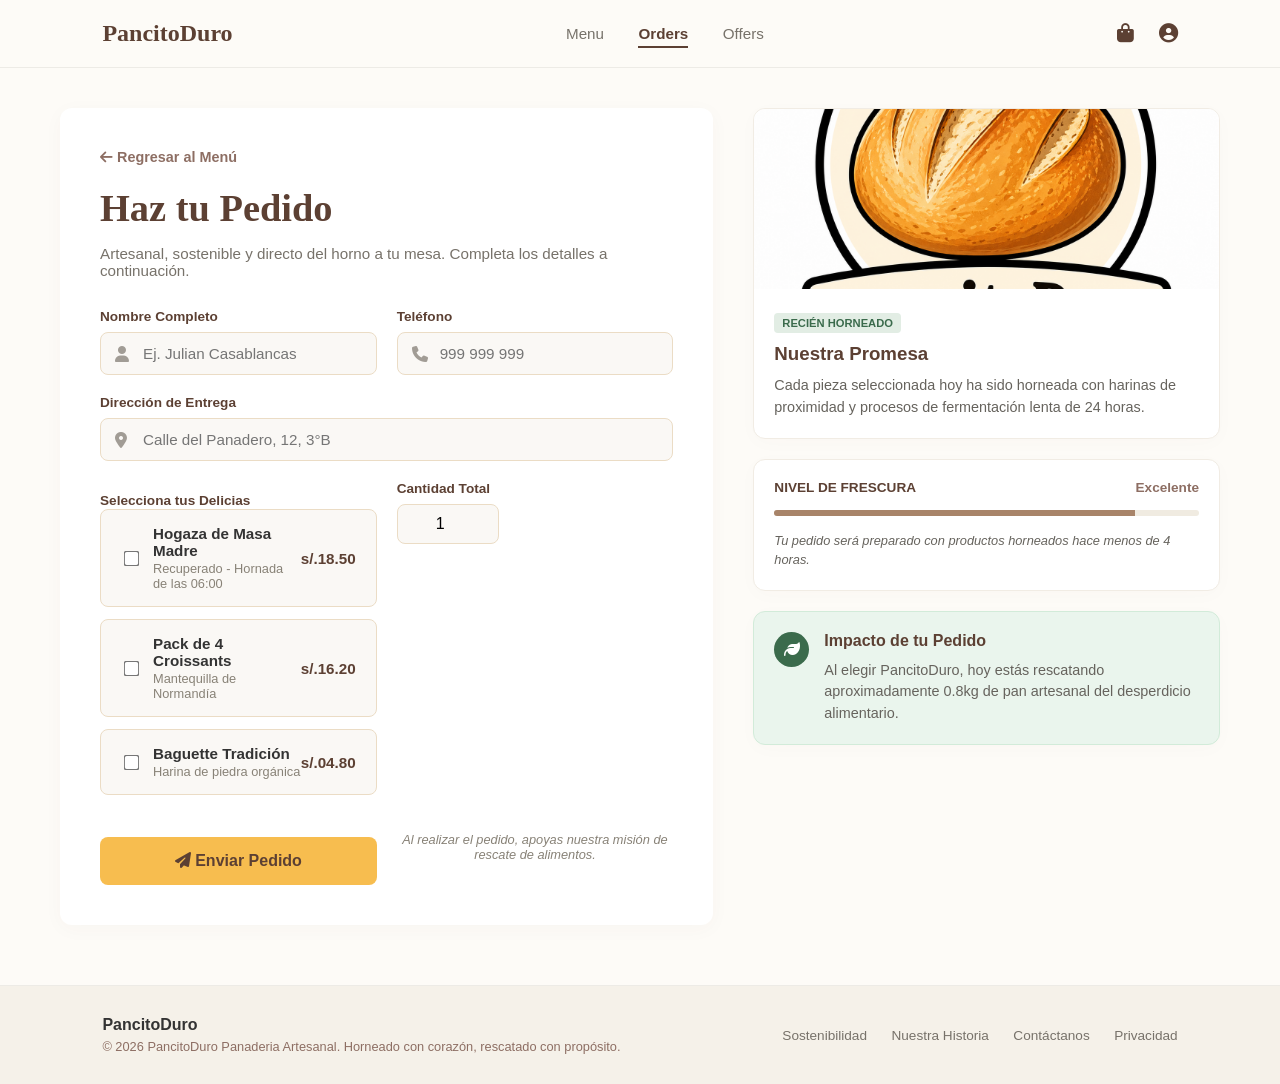
<file: form_pedido.html>
<!DOCTYPE html>
<html lang="es">
<head>
    <meta charset="UTF-8">
    <meta name="viewport" content="width=device-width, initial-scale=1.0">
    <title>Haz tu Pedido - PancitoDuro</title>
    <link rel="stylesheet" href="https://cdnjs.cloudflare.com/ajax/libs/font-awesome/6.5.1/css/all.min.css">
    <link rel="stylesheet" href="form_pedido.css">
</head>
<body class="pedido-body">

    <nav class="navbar">
        <div class="nav-logo">PancitoDuro</div>
        <div class="nav-links">
            <a href="index.html">Menu</a>
            <a href="pedidos.html" class="active">Orders</a>
            <a href="ofertas.html">Offers</a>
        </div>
        <div class="nav-icons">
            <i class="fa-solid fa-shopping-bag"></i>
            <i class="fa-solid fa-user-circle"></i>
        </div>
    </nav>

    <main class="main-layout">
        
        <section class="form-section">
            <a href="menu.html" class="back-link"><i class="fa-solid fa-arrow-left"></i> Regresar al Menú</a>
            <h2 class="main-title">Haz tu Pedido</h2>
            <p class="subtitle">Artesanal, sostenible y directo del horno a tu mesa. Completa los detalles a continuación.</p>

            <form action="pedidos.html" method="POST" class="grid-form">
                
                <div class="input-field">
                    <label for="nombre">Nombre Completo</label> 
                    <div class="input-group">
                        <i class="fa-solid fa-user icon"></i>
                        <input type="text" id="nombre" name="nombre" placeholder="Ej. Julian Casablancas" required>
                    </div>
                </div>

                <div class="input-field">
                    <label for="telefono">Teléfono</label> 
                    <div class="input-group">
                        <i class="fa-solid fa-phone icon"></i>
                        <input type="text" id="telefono" name="telefono" placeholder="999 999 999" required>
                    </div>
                </div>

                <div class="input-field full-width">
                    <label for="direccion">Dirección de Entrega</label> 
                    <div class="input-group">
                        <i class="fa-solid fa-location-dot icon"></i>
                        <input type="text" id="direccion" name="direccion" placeholder="Calle del Panadero, 12, 3°B" required>
                    </div>
                </div>

                <div class="delicias-section full-width">
                    <span class="section-label">Selecciona tus Delicias</span> 
                    
                    <div class="checkbox-card">
                        <input type="checkbox" id="plato1" name="platos" value="Hogaza de Masa Madre">
                        <label for="plato1">
                            <span class="plato-name">Hogaza de Masa Madre</span>
                            <span class="plato-desc">Recuperado - Hornada de las 06:00</span>
                        </label>
                        <span class="plato-price">s/.18.50</span>
                    </div>

                    <div class="checkbox-card">
                        <input type="checkbox" id="plato2" name="platos" value="Pack de 4 Croissants">
                        <label for="plato2">
                            <span class="plato-name">Pack de 4 Croissants</span>
                            <span class="plato-desc">Mantequilla de Normandía</span>
                        </label>
                        <span class="plato-price">s/.16.20</span>
                    </div>

                    <div class="checkbox-card">
                        <input type="checkbox" id="plato3" name="platos" value="Baguette Tradición">
                        <label for="plato3">
                            <span class="plato-name">Baguette Tradición</span>
                            <span class="plato-desc">Harina de piedra orgánica</span>
                        </label>
                        <span class="plato-price">s/.04.80</span>
                    </div>
                </div>

                <div class="input-field">
                    <label for="cantidad">Cantidad Total</label> 
                    <div class="quantity-counter">
                        <input type="number" id="cantidad" name="cantidad" value="1" min="1" required>
                    </div>
                </div>

                <button type="submit" class="submit-btn full-width"> 
                    <i class="fa-solid fa-paper-plane"></i> Enviar Pedido
                </button>
                
                <p class="form-footer-text full-width">Al realizar el pedido, apoyas nuestra misión de rescate de alimentos.</p> 
            </form>
        </section>

        <aside class="info-sidebar">
            <div class="card card-promo">
                <img src="resources/image/logo.png" alt="Pan Horneado" class="card-img">
                <div class="card-body">
                    <span class="badge">RECIÉN HORNEADO</span>
                    <h3>Nuestra Promesa</h3>
                    <p>Cada pieza seleccionada hoy ha sido horneada con harinas de proximidad y procesos de fermentación lenta de 24 horas.</p>
                </div>
            </div>

            <div class="card card-status">
                <div class="status-header">
                    <span>NIVEL DE FRESCURA</span>
                    <span class="status-highlight">Excelente</span>
                </div>
                <div class="progress-bar">
                    <div class="progress-fill"></div>
                </div>
                <p class="status-desc">Tu pedido será preparado con productos horneados hace menos de 4 horas.</p>
            </div>

            <div class="card card-impact">
                <div class="impact-content">
                    <div class="impact-icon"><i class="fa-solid fa-leaf"></i></div>
                    <div class="impact-text">
                        <h4>Impacto de tu Pedido</h4>
                        <p>Al elegir PancitoDuro, hoy estás rescatando aproximadamente 0.8kg de pan artesanal del desperdicio alimentario.</p> 
                    </div>
                </div>
            </div>
        </aside>

    </main>

    <footer class="footer-site">
        <div class="footer-brand">
            <strong>PancitoDuro</strong>
            <p>© 2026 PancitoDuro Panaderia Artesanal. Horneado con corazón, rescatado con propósito.</p>
        </div>
        <div class="footer-links">
            <a href="#">Sostenibilidad</a>
            <a href="#">Nuestra Historia</a>
            <a href="#">Contáctanos</a>
            <a href="#">Privacidad</a>
        </div>
    </footer>
    <script src="form_pedido.js"></script>
</body>
</html>
</file>
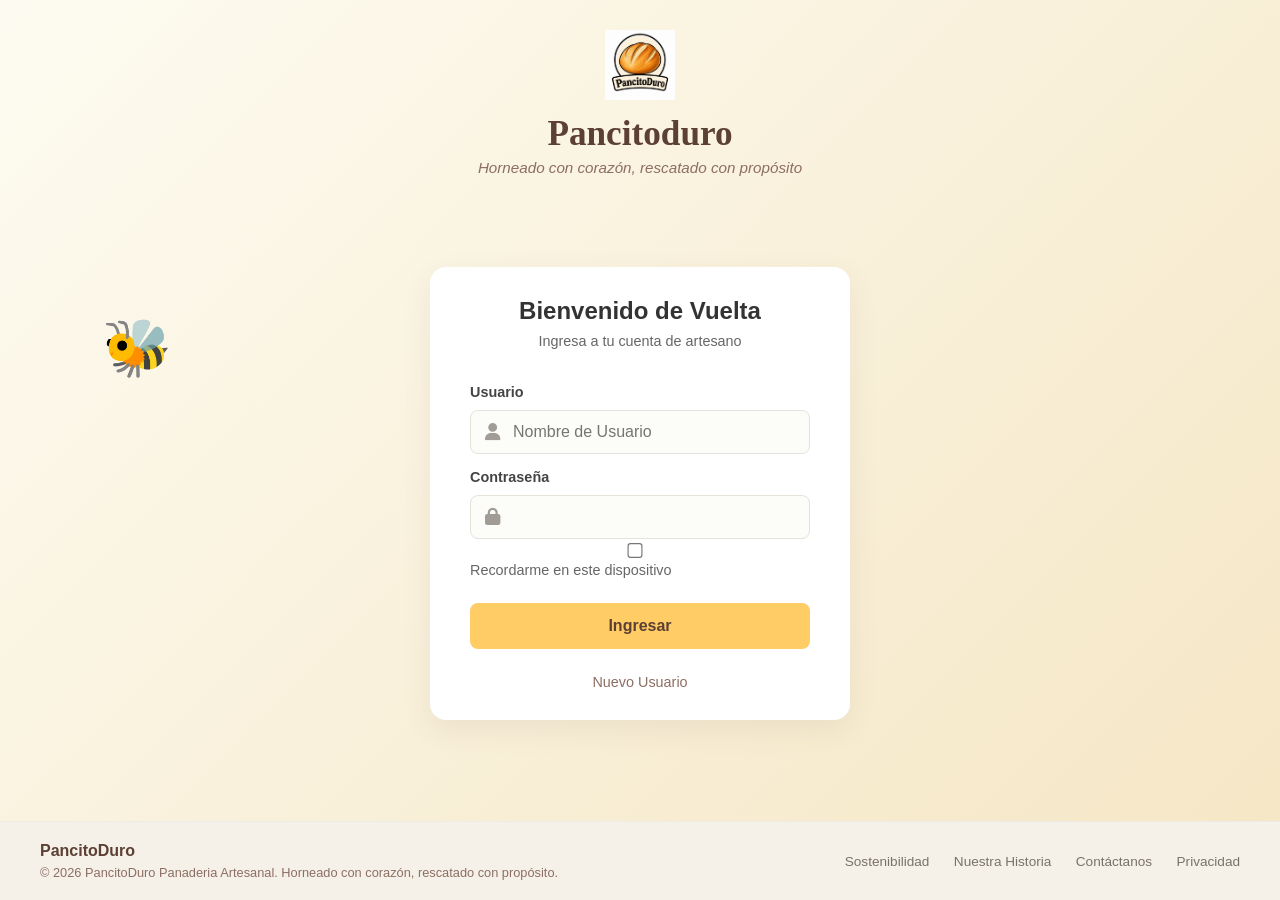
<file: login.html>
<!doctype html>
<html lans="es">

<head>
  <meta charset="UTF-8" />
  <title>Inico</title>
  <link rel="stylesheet" href="login.css">
  <link rel="stylesheet" href="https://cdnjs.cloudflare.com/ajax/libs/font-awesome/6.5.1/css/all.min.css">
</head>

<body class="login-body">
  <span class="abeja-animada">🐝</span>
  <header>
    <img src="resources/image/logo.png" alt="logo">
    <h1>Pancitoduro</h1>
    <p class="linetag">Horneado con corazón, rescatado con propósito</p>
  </header>
  <div class="form-container">
    <h3>Bienvenido de Vuelta</h3>
    <p>Ingresa a tu cuenta de artesano</p>

    <form action="index.html" method="post">
      <label for="Usuario">Usuario</label>
      <div class="input-group">
        <i class="fa-solid fa-user icon"></i>
        <input type="text" id="Usuario" name="Usuario" placeholder="Nombre de Usuario" required />
      </div>

      <label for="Contraseña">Contraseña</label>
      <div class="input-group">
        <i class="fa-solid fa-lock icon"></i>
        <input type="password" id="Contraseña" name="Contraseña" required />
      </div>

      <input type="checkbox" id="mensaje" name="mensaje" />
      <label> Recordarme en este dispositivo</label>

      <button type="submit">Ingresar</button>

      <a href="registrar.html">Nuevo Usuario</a>
    </form>
  </div>
  <footer class="footer-site">
    <div class="footer-brand">
      <strong>PancitoDuro</strong>
      <p>© 2026 PancitoDuro Panaderia Artesanal. Horneado con corazón, rescatado con propósito.</p>
    </div>
    <div class="footer-links">
      <a href="#">Sostenibilidad</a>
      <a href="#">Nuestra Historia</a>
      <a href="#">Contáctanos</a>
      <a href="#">Privacidad</a>
    </div>
  </footer>
  <script src="login.js"></script>
</body>

</html>
</file>
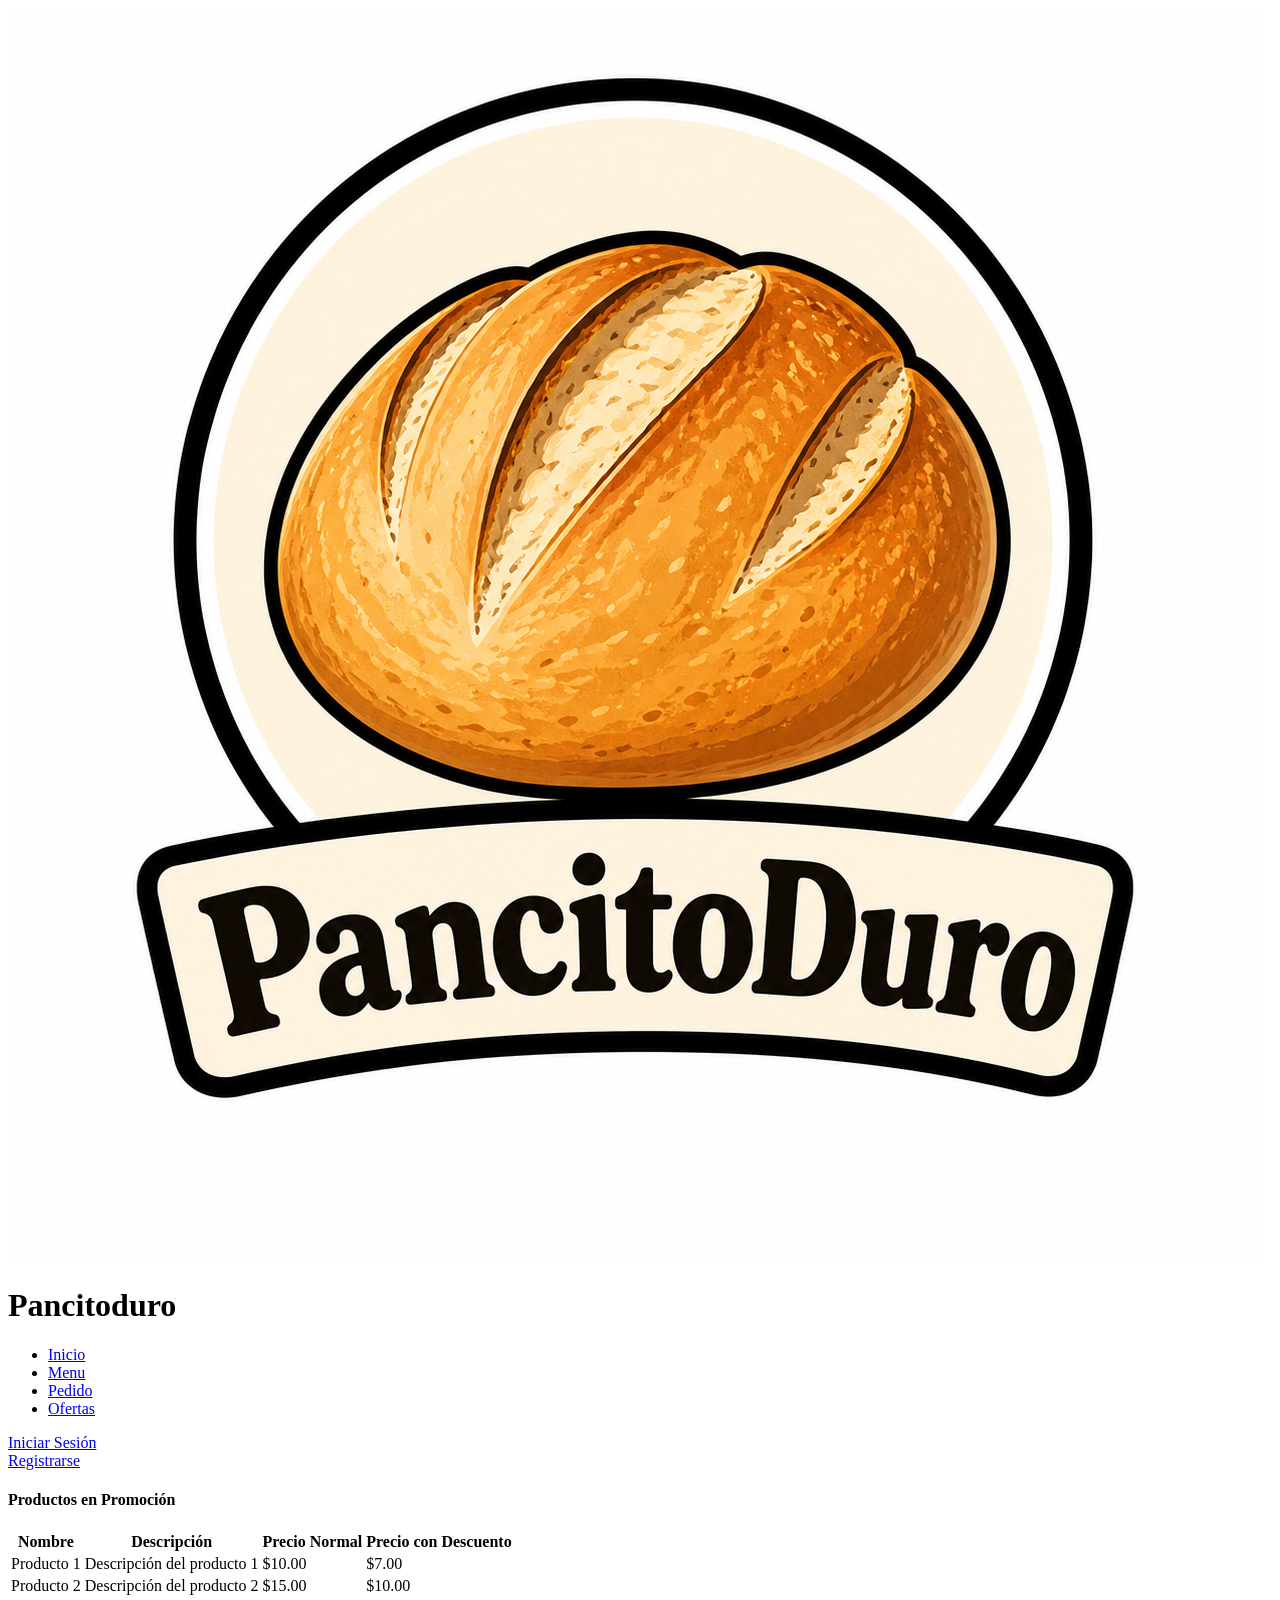
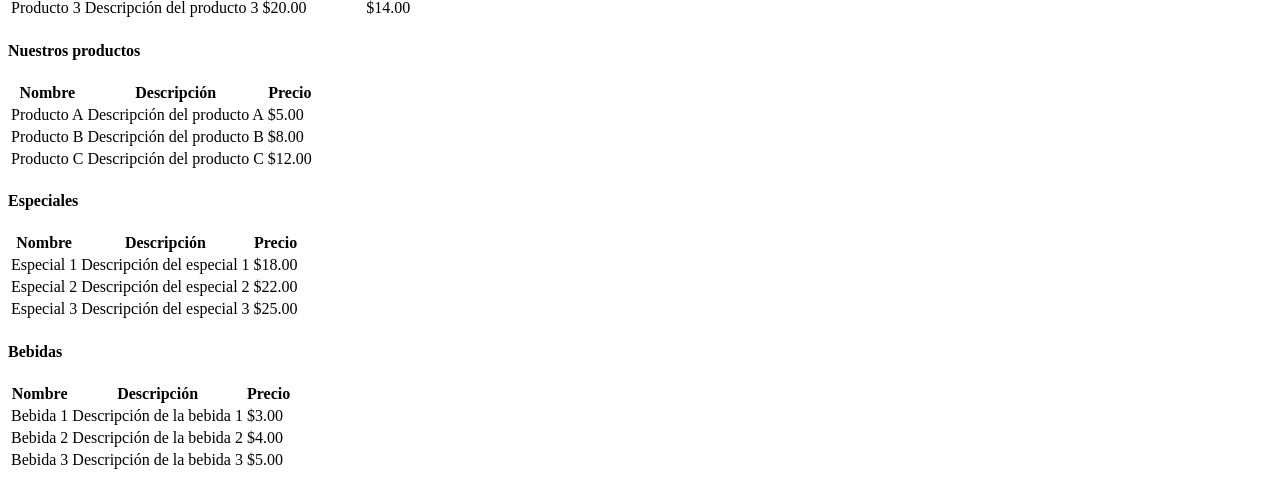
<file: menu.html>
<!DOCTYPE html>
<html lang="en">
<head>
    <meta charset="UTF-8">
    <meta name="viewport" content="width=device-width, initial-scale=1.0">
    <title>Document</title>
</head>
<body>
    <header>
        <img src="resources/image/logo.png" alt="logo">
        <h1>Pancitoduro</h1>
        <nav>
            <ul>
                <li><a href="index.html">Inicio</a></li>
                <li><a href="menu.html">Menu</a></li>
                <li><a href="pedido.html">Pedido</a></li>
                <li><a href="ofertas.html">Ofertas</a></li>
            </ul>
        </nav>
        <div class="btnLogin"><a href="inicio-sesion.html">Iniciar Sesión</a></div>
        <div class="btnRegister"><a href="registro.html">Registrarse</a></div>
    </header>
    <main>
        <section class="promociones">
            <h4>Productos en Promoción</h4>
            <table>
                <tr>
                    <th>Nombre</th>
                    <th>Descripción</th>
                    <th>Precio Normal</th>
                    <th>Precio con Descuento</th>
                </tr>
                <tr>
                    <td>Producto 1</td>
                    <td>Descripción del producto 1</td>
                    <td>$10.00</td>
                    <td>$7.00</td>
                </tr>
                <tr>
                    <td>Producto 2</td>
                    <td>Descripción del producto 2</td>
                    <td>$15.00</td>
                    <td>$10.00</td>
                </tr>
                <tr>
                    <td>Producto 3</td>
                    <td>Descripción del producto 3</td>
                    <td>$20.00</td>
                    <td>$14.00</td>
                </tr>
            </table>   

        </section>
        <section class="productos">
            <h4>Nuestros productos</h4>
            <table>
                <tr>
                    <th>Nombre</th>
                    <th>Descripción</th>
                    <th>Precio</th>
                </tr>
                <tr>
                    <td>Producto A</td>
                    <td>Descripción del producto A</td>
                    <td>$5.00</td>
                </tr>
                <tr>
                    <td>Producto B</td>
                    <td>Descripción del producto B</td>
                    <td>$8.00</td>
                </tr>
                <tr>
                    <td>Producto C</td>
                    <td>Descripción del producto C</td>
                    <td>$12.00</td>
                </tr>
            </table>

        </section>
        <section class="especiales">
            <h4>Especiales</h4>
            <table>
                <tr>
                    <th>Nombre</th>
                    <th>Descripción</th>
                    <th>Precio</th>
                </tr>
                <tr>
                    <td>Especial 1</td>
                    <td>Descripción del especial 1</td>
                    <td>$18.00</td>
                </tr>
                <tr>
                    <td>Especial 2</td>
                    <td>Descripción del especial 2</td>
                    <td>$22.00</td>
                </tr>
                <tr>
                    <td>Especial 3</td>
                    <td>Descripción del especial 3</td>
                    <td>$25.00</td>
                </tr>
            </table>

        </section>
        <section class="bebidas">
            <h4>Bebidas</h4> 
            <table>
                <tr>
                    <th>Nombre</th>
                    <th>Descripción</th>
                    <th>Precio</th>
                </tr>
                <tr>
                    <td>Bebida 1</td>
                    <td>Descripción de la bebida 1</td>
                    <td>$3.00</td>
                </tr>
                <tr>
                    <td>Bebida 2</td>
                    <td>Descripción de la bebida 2</td>
                    <td>$4.00</td>
                </tr>
                <tr>
                    <td>Bebida 3</td>
                    <td>Descripción de la bebida 3</td>
                    <td>$5.00</td>
                </tr>
            </table>
        </section>
    </main>
</body>
</html>
</file>
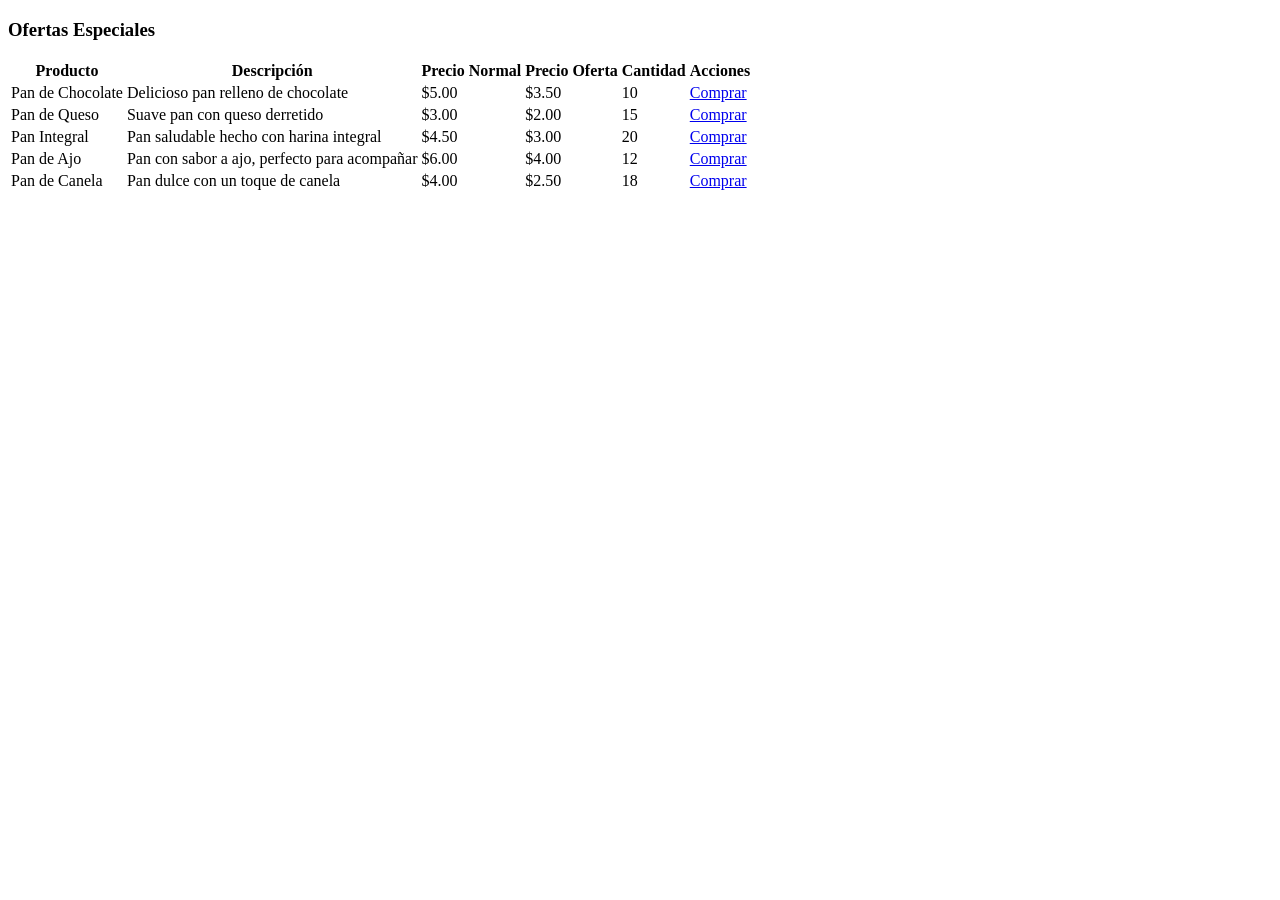
<file: ofertas.html>
<!DOCTYPE html>
<html lang="en">
<head>
    <meta charset="UTF-8">
    <meta name="viewport" content="width=device-width, initial-scale=1.0">
    <title>Ofertas</title>
</head>
<body>
    <h3>Ofertas Especiales</h3>
    <table>
        <tr>
            <th>Producto</th>
            <th>Descripción</th>
            <th>Precio Normal</th>
            <th>Precio Oferta</th>
            <th>Cantidad</th>
            <th>Acciones</th>
        </tr>
        <tr>
            <td>Pan de Chocolate</td>
            <td>Delicioso pan relleno de chocolate</td>
            <td>$5.00</td>
            <td>$3.50</td>
            <td>10</td>
            <td><a href="form_pedido.html">Comprar</a></td>
        </tr>
        <tr>
            <td>Pan de Queso</td>
            <td>Suave pan con queso derretido</td>
            <td>$3.00</td>
            <td>$2.00</td>
            <td>15</td>
            <td><a href="form_pedido.html">Comprar</a></td>
        </tr>
        <tr>
            <td>Pan Integral</td>
            <td>Pan saludable hecho con harina integral</td>
            <td>$4.50</td>
            <td>$3.00</td>
            <td>20</td>
            <td><a href="form_pedido.html">Comprar</a></td>
        </tr>
        <tr>
            <td>Pan de Ajo</td>
            <td>Pan con sabor a ajo, perfecto para acompañar</td>
            <td>$6.00</td>
            <td>$4.00</td>
            <td>12</td>
            <td><a href="form_pedido.html">Comprar</a></td>
        </tr>
        <tr>
            <td>Pan de Canela</td>
            <td>Pan dulce con un toque de canela</td>
            <td>$4.00</td>
            <td>$2.50</td>
            <td>18</td>
            <td><a href="form_pedido.html">Comprar</a></td>
        </tr>
    </table>
</body>
</html>
</file>
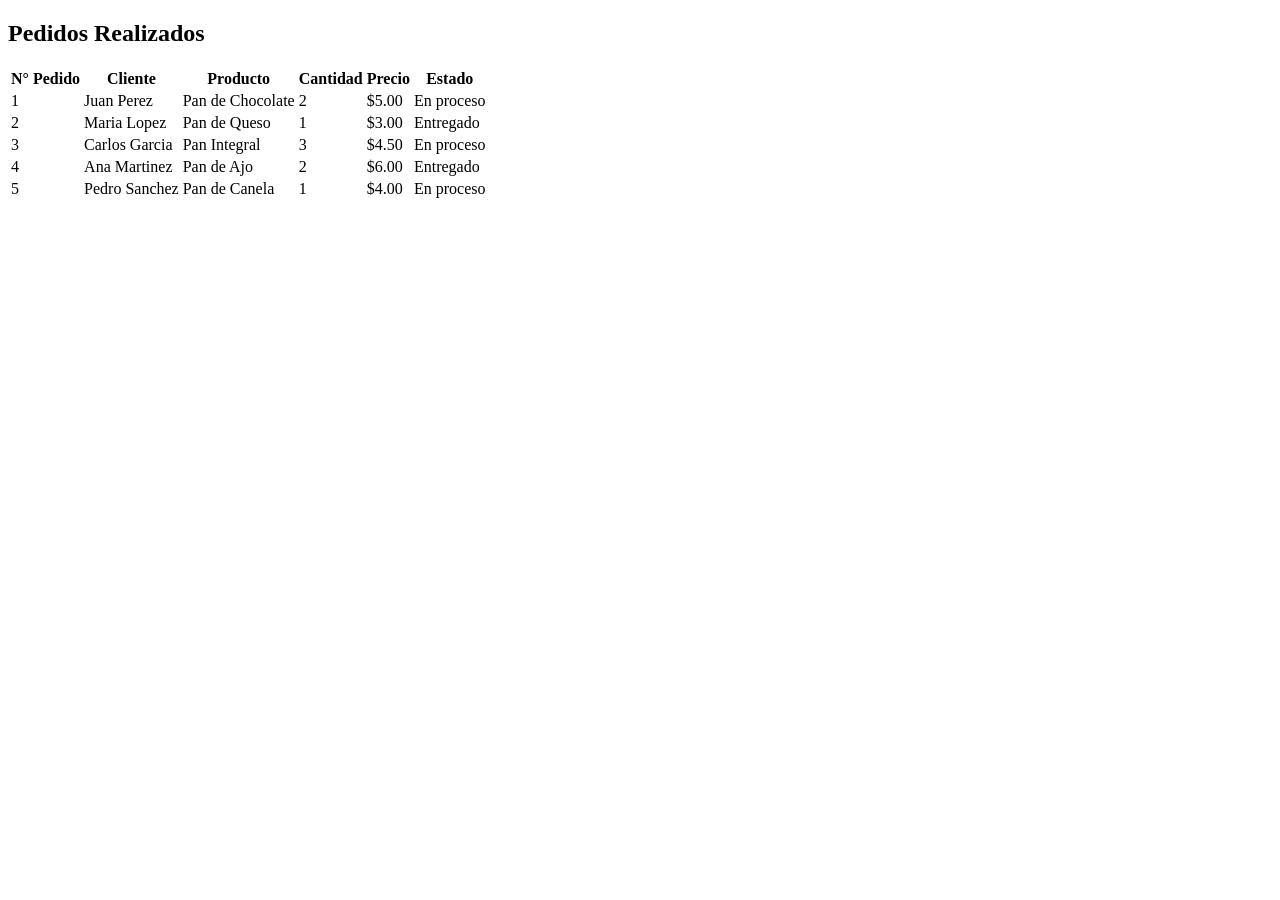
<file: pedidos.html>
<!DOCTYPE html>
<html lang="en">
<head>
    <meta charset="UTF-8">
    <meta name="viewport" content="width=device-width, initial-scale=1.0">
    <title>Document</title>
</head>
<body>
    <main>
        <h2>Pedidos Realizados</h2>
        <table>
            <tr>
                <th>N° Pedido</th>
                <th>Cliente</th>
                <th>Producto</th>
                <th>Cantidad</th>
                <th>Precio</th>
                <th>Estado</th>
            </tr>
            <tr>
                <td>1</td>
                <td>Juan Perez</td>
                <td>Pan de Chocolate</td>
                <td>2</td>
                <td>$5.00</td>
                <td>En proceso</td>
            </tr>
            <tr>
                <td>2</td>
                <td>Maria Lopez</td>
                <td>Pan de Queso</td>
                <td>1</td>
                <td>$3.00</td>
                <td>Entregado</td>
            </tr>
            <tr>
                <td>3</td>
                <td>Carlos Garcia</td>
                <td>Pan Integral</td>
                <td>3</td>
                <td>$4.50</td>
                <td>En proceso</td>
            </tr>
            <tr>
                <td>4</td>
                <td>Ana Martinez</td>
                <td>Pan de Ajo</td>
                <td>2</td>
                <td>$6.00</td>
                <td>Entregado</td>
            </tr>
            <tr>
                <td>5</td>
                <td>Pedro Sanchez</td>
                <td>Pan de Canela</td>
                <td>1</td>
                <td>$4.00</td>
                <td>En proceso</td>
            </tr>
        </table>
    </main>
</body>
</html>
</file>
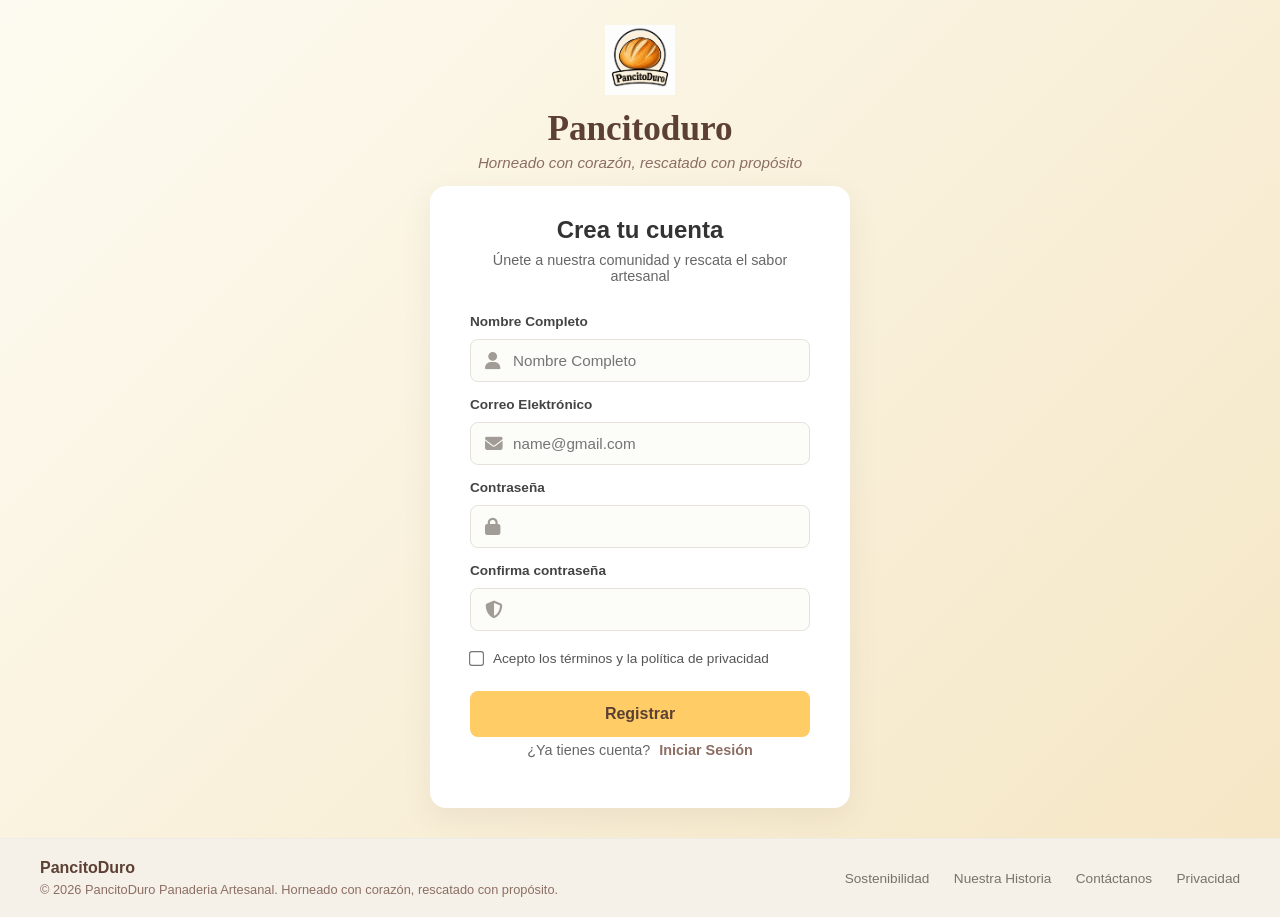
<file: registrar.html>
<!doctype html>
<html lans="es">

<head>
  <meta charset="UTF-8">
  <title>Registro</title>
  <link rel="stylesheet" href="registrar.css">
  <link rel="stylesheet" href="https://cdnjs.cloudflare.com/ajax/libs/font-awesome/6.5.1/css/all.min.css">
</head>

<body class="registro-body">
  <header>
    <img src="resources/image/logo.png" alt="logo">
    <h1>Pancitoduro</h1>
    <p class="linetag">Horneado con corazón, rescatado con propósito</p>
  </header>
  <div class="form-container">
    <h3>Crea tu cuenta</h3>
    <p>Únete a nuestra comunidad y rescata el sabor artesanal</p>
    <form action="login.html" method="post">

      <label for="UsuarioR">Nombre Completo</label>
      <div class="input-group">
        <i class="fa-solid fa-user icon"></i>
        <input type="text" id="UsuarioR" name="UsuarioR" placeholder="Nombre Completo" required />
      </div>

      <label for="email">Correo Elektrónico</label>
      <div class="input-group">
        <i class="fa-solid fa-envelope icon"></i>
        <input type="email" id="email" name="email" placeholder="name@gmail.com" required />
      </div>

      <label for="ContraseñaR">Contraseña</label>
      <div class="input-group">
        <i class="fa-solid fa-lock icon"></i>
        <input type="password" id="ContraseñaR" name="ContraseñaR" required />
      </div>

      <label for="ConfirmarR">Confirma contraseña</label>
      <div class="input-group">
        <i class="fa-solid fa-shield-halved icon"></i> <input type="password" id="ConfirmarR" name="ContraseñaR"
          required />
      </div>

      <div class="checkbox-inline-block">
        <input type="checkbox" id="terminos" name="terminos" required />
        <label for="terminos">Acepto los términos y la política de privacidad</label>
      </div>

      <button type="submit">Registrar</button>

      <p>¿Ya tienes cuenta? <a href="login.html">Iniciar Sesión</a></p>
    </form>
  </div>

  <footer class="footer-site">
    <div class="footer-brand">
      <strong>PancitoDuro</strong>
      <p>© 2026 PancitoDuro Panaderia Artesanal. Horneado con corazón, rescatado con propósito.</p>
    </div>
    <div class="footer-links">
      <a href="#">Sostenibilidad</a>
      <a href="#">Nuestra Historia</a>
      <a href="#">Contáctanos</a>
      <a href="#">Privacidad</a>
    </div>
  </footer>
  <script src="registrar.js"></script>
</body>
</html>
</file>
<file: form_pedido.css>
/* 1. ESTILOS GENERALES Y BASE */
body.pedido-body {
    margin: 0;
    padding: 0;
    font-family: 'Segoe UI', Tahoma, Geneva, Verdana, sans-serif;
    background-color: #fdfbf7; 
    color: #333333;
}

/* BARRA DE NAVEGACIÓN */
.navbar {
    display: flex;
    justify-content: space-between;
    align-items: center;
    padding: 20px 8%;
    background-color: #fdfbf7;
    border-bottom: 1px solid #edebe6;
}

.nav-logo {
    font-family: 'Georgia', serif;
    font-size: 1.5em;
    font-weight: bold;
    color: #5c4033;
}

.nav-links a {
    margin: 0 15px;
    text-decoration: none;
    color: #77726a;
    font-size: 0.95em;
}

.nav-links a.active {
    color: #5c4033;
    font-weight: bold;
    border-bottom: 2px solid #5c4033;
    padding-bottom: 4px;
}

.nav-icons i {
    margin-left: 20px;
    font-size: 1.2em;
    color: #5c4033;
    cursor: pointer;
}

/* 2. DISTRIBUCIÓN PRINCIPAL CON CSS GRID LAYOUT (Para Computadora)*/
.main-layout {
    display: grid;
    /* Divide el espacio en 2 columnas: la izquierda es más ancha que la derecha */
    grid-template-columns: 1.4fr 1fr;
    gap: 40px;
    max-width: 1200px;
    margin: 40px auto;
    padding: 0 20px;
    box-sizing: border-box;
}

.form-section {
    background-color: #ffffff;
    padding: 40px;
    border-radius: 12px;
    box-shadow: 0 4px 20px rgba(92, 64, 51, 0.03);
}

.back-link {
    color: #8d6e63;
    text-decoration: none;
    font-size: 0.9em;
    font-weight: 600;
}

.main-title {
    font-family: 'Georgia', serif;
    color: #5c4033;
    font-size: 2.4em;
    margin: 20px 0 10px 0;
}

.subtitle {
    color: #77726a;
    font-size: 0.95em;
    margin-bottom: 30px;
}

/* Grid dentro del formulario para alinear Nombre y Teléfono lado a lado */
.grid-form {
    display: grid;
    grid-template-columns: 1fr 1fr;
    gap: 20px;
}

.input-field {
    display: flex;
    flex-direction: column;
}

.input-field.full-width {
    grid-column: span 2; /* Ocupa las dos columnas en computadoras */
}

.input-field label, .section-label {
    font-weight: 600;
    color: #5c4033;
    font-size: 0.85em;
    margin-bottom: 8px;
}

/* Bloques de entrada e íconos flotantes */
.input-group {
    position: relative;
    width: 100%;
}

.input-group .icon {
    position: absolute;
    left: 15px;
    top: 50%;
    transform: translateY(-50%);
    color: #a19c95;
}

.input-group input {
    width: 100%;
    padding: 12px 15px 12px 42px;
    border: 1px solid #ebdcc5;
    border-radius: 8px;
    background-color: #faf8f5;
    font-size: 0.95em;
    box-sizing: border-box;
    outline: none;
}

/* COMPONENTE DE SELECCIÓN (Checkbox Cards de tu imagen) */
.delicias-section {
    margin-top: 10px;
}

.checkbox-card {
    display: flex;
    align-items: center;
    padding: 15px 20px;
    border: 1px solid #ebdcc5;
    border-radius: 8px;
    background-color: #faf8f5;
    margin-bottom: 12px;
    box-sizing: border-box;
}

/* Corregimos que el cuadro y las etiquetas se queden juntos */
.checkbox-card input[type="checkbox"] {
    margin-right: 15px;
    transform: scale(1.2);
    accent-color: #ffcc66;
}

.checkbox-card label {
    display: flex;
    flex-direction: column;
    flex-grow: 1;
    cursor: pointer;
}

.plato-name {
    font-weight: 600;
    color: #333333;
    font-size: 0.95em;
}

.plato-desc {
    font-size: 0.8em;
    color: #888277;
    margin-top: 2px;
}

.plato-price {
    font-weight: bold;
    color: #5c4033;
    font-size: 0.95em;
}

/* CONTADOR DE CANTIDAD */
.quantity-counter input {
    width: 80px;
    padding: 10px;
    border: 1px solid #ebdcc5;
    border-radius: 8px;
    text-align: center;
    background-color: #faf8f5;
    font-size: 1em;
}

/* BOTÓN DE ENVÍO */
.submit-btn {
    background-color: #f7bd4f; /* Color mostaza de la foto */
    color: #5c4033;
    padding: 15px;
    border: none;
    border-radius: 8px;
    font-size: 1em;
    font-weight: bold;
    cursor: pointer;
    transition: background-color 0.2s;
    margin-top: 10px;
}

.submit-btn:hover {
    background-color: #e5ae43;
}

.form-footer-text {
    text-align: center;
    font-size: 0.8em;
    color: #888277;
    font-style: italic;
    margin-top: 5px;
}

/* SECCIÓN DERECHA: COMPONENTES DE INFORMACIÓN (ASIDE)*/
.info-sidebar {
    display: flex;
    flex-direction: column;
    gap: 20px;
}

.card {
    background-color: #ffffff;
    border-radius: 12px;
    overflow: hidden;
    box-shadow: 0 4px 20px rgba(92, 64, 51, 0.02);
    border: 1px solid #f1ece4;
}

.card-img {
    width: 100%;
    height: 180px;
    object-fit: cover;
    background-color: #ebdcc5; /* Simula la foto mientras pones tu ruta */
}

.card-body {
    padding: 20px;
}

.badge {
    background-color: #e2ede4;
    color: #3b6b4c;
    font-size: 0.7em;
    font-weight: bold;
    padding: 4px 8px;
    border-radius: 4px;
    display: inline-block;
    margin-bottom: 10px;
}

.card h3, .card h4 {
    margin: 0 0 10px 0;
    color: #5c4033;
}

.card p {
    margin: 0;
    font-size: 0.9em;
    color: #66635d;
    line-height: 1.5;
}

/* Estado de Frescura */
.card-status {
    padding: 20px;
}

.status-header {
    display: flex;
    justify-content: space-between;
    font-weight: bold;
    font-size: 0.85em;
    color: #5c4033;
}

.status-highlight {
    color: #8d6e63;
}

.progress-bar {
    background-color: #f0ebe1;
    height: 6px;
    border-radius: 3px;
    margin: 15px 0;
    overflow: hidden;
}

.progress-fill {
    background-color: #a88469;
    width: 85%; /* Simula el avance de la barra */
    height: 100%;
}

.status-desc {
    font-style: italic;
    font-size: 0.8em !important;
}

/* Bloque Verde de Impacto Sostenible */
.card-impact {
    background-color: #eaf5ed;
    border: 1px solid #d2ebd9;
    padding: 20px;
}

.impact-content {
    display: flex;
    gap: 15px;
    align-items: start;
}

.impact-icon {
    background-color: #3b6b4c;
    color: #ffffff;
    width: 35px;
    height: 35px;
    border-radius: 50%;
    display: flex;
    justify-content: center;
    align-items: center;
    flex-shrink: 0;
}

/* PIE DE PÁGINA GLOBAL */
.footer-site {
    background-color: #f5f1e9;
    padding: 30px 8%;
    display: flex;
    justify-content: space-between;
    align-items: center;
    border-top: 1px solid #edebe6;
    margin-top: 60px;
}

.footer-brand p {
    font-size: 0.8em;
    color: #8d6e63;
    margin: 5px 0 0 0;
}

.footer-links a {
    color: #77726a;
    text-decoration: none;
    font-size: 0.85em;
    margin-left: 20px;
}

/* MEDIA QUERIES */
@media (max-width: 850px) {
    /* En pantallas de tablets o celulares, el Grid pasa a ser de 1 sola columna */
    .main-layout {
        grid-template-columns: 100%;
        margin: 20px auto;
    }
    
    .grid-form {
        grid-template-columns: 100%; /* Los campos se apilan uno encima de otro */
    }

    .input-field.full-width {
        grid-column: span 1;
    }

    .navbar, .footer-site {
        flex-direction: column;
        gap: 15px;
        text-align: center;
    }

    .footer-links a {
        margin: 0 10px;
    }
}
</file>
<file: login.css>
/* ESTRUCTURA GLOBAL CON CSS GRID (Para toda la página)*/
.login-body {
    margin: 0;
    padding: 0;
    font-family: 'Segoe UI', Tahoma, Geneva, Verdana, sans-serif;
    background: linear-gradient(135deg, #fdfbf1 0%, #f5e6c4 100%);
    min-height: 100vh;

    /* Requerimiento de la ingeniera: Grid global de 3 filas */
    display: grid;
    grid-template-rows: auto 1fr auto;
    justify-content: center;
    align-content: space-between;
    /* Empuja el footer firmemente al fondo */
    position: relative;
    /* Clave para posicionar la abejita con libertad */
    overflow-x: hidden;
}

/* ANIMACIÓN DE LA ABEJITA VOLADORA (Efecto sutil de flotación) */
.abeja-animada {
    position: fixed;
    /* Cambiado a fixed para que flote respecto a la pantalla del monitor */
    top: 35%;
    /* Altura media de la pantalla */
    left: 8%;
    /* Separada elegantemente del borde izquierdo */
    font-size: 3.5em;
    /* Más grande para que la notes al instante */
    z-index: 100;
    /* Obliga al ícono a estar por encima de cualquier capa de fondo */
    pointer-events: none;

    /* Tu hermosa animación */
    animation: volarAbeja 4s ease-in-out infinite;
}

/* Ajustamos la animación para que cambie a dorado cuando vuele */
@keyframes volarAbeja {
    0% {
        transform: translateY(0) rotate(0deg);
    }

    50% {
        transform: translateY(-20px) rotate(15deg);
    }

    100% {
        transform: translateY(0) rotate(0deg);
    }
}

/*ENCABEZADO (LOGO Y TÍTULO)*/
header {
    text-align: center;
    margin-top: 30px;
    margin-bottom: 20px;
}

header img {
    width: 70px;
    height: auto;
}

header h1 {
    color: #5c4033;
    /* Café artesanal */
    font-family: 'Georgia', serif;
    font-size: 2.2em;
    margin: 10px 0 5px 0;
}

.linetag {
    color: #8d6e63;
    font-style: italic;
    font-size: 0.95em;
    margin: 0;
}

/* TARJETA BLANCA DE ACCESO (.form-container) */
.form-container {
    background-color: #ffffff;
    padding: 30px 40px;
    border-radius: 16px;
    box-shadow: 0 10px 30px rgba(92, 64, 51, 0.08);
    width: 100%;
    max-width: 420px; 
    box-sizing: border-box;
    margin: 0 auto 30px auto;
    height: max-content;  /* Fuerza a la tarjeta a medir solo lo que mida su contenido */
    align-self: center;   /* Evita que el Grid la estire verticalmente de golpe */
}

.form-container h3 {
    color: #333333;
    font-size: 1.5em;
    text-align: center;
    margin: 0 0 8px 0;
}

.form-container p {
    color: #666666;
    font-size: 0.9em;
    text-align: center;
    margin: 0 0 25px 0;
}

/*INPUTS CON ÍCONOS DENTRO (Grid Interno)*/
form {
    display: grid;
    row-gap: 5px;
}

form label {
    display: block;
    font-weight: 600;
    margin-top: 10px;
    margin-bottom: 5px;
    color: #444444;
    font-size: 0.9em;
}

.input-group {
    position: relative;
    width: 100%;
}

.input-group .icon {
    position: absolute;
    left: 15px;
    top: 50%;
    transform: translateY(-50%);
    color: #a19c95;
    font-size: 1.1em;
    pointer-events: none;
}

.form-container input[type="text"],
.form-container input[type="password"] {
    width: 100%;
    padding: 12px 15px 12px 42px;
    /* Espacio exacto a la izquierda para el ícono */
    border: 1px solid #e6e1da;
    border-radius: 8px;
    background-color: #fcfcf9;
    font-size: 1em;
    box-sizing: border-box;
}


/* CHECKBOX Y ENLACES (Corregidos para mantenerse en línea)*/
.checkbox-inline-block {
    display: flex;
    align-items: center;
    margin-top: 15px;
    margin-bottom: 5px;
}

form input[type="checkbox"] {
    margin: 0 10px 0 0;
    transform: scale(1.15);
    cursor: pointer;
    display: inline-block;
}

form input[type="checkbox"]+label {
    display: inline-block;
    font-weight: normal;
    color: #666666;
    font-size: 0.9em;
    margin: 0;
    /* Limpia márgenes heredados del Grid */
    cursor: pointer;
}

form button[type="submit"] {
    width: 100%;
    padding: 14px;
    background-color: #ffcc66;
    /* Dorado de la paleta */
    color: #5c4033;
    border: none;
    border-radius: 8px;
    font-size: 1em;
    font-weight: bold;
    cursor: pointer;
    margin-top: 20px;
    transition: background-color 0.2s;
}

form button[type="submit"]:hover {
    background-color: #f7bd4f;
}

form a {
    display: block;
    text-align: center;
    margin-top: 20px;
    color: #8d6e63;
    text-decoration: none;
    font-size: 0.9em;
    font-weight: 500;
}

form a:hover {
    text-decoration: underline;
}

/*PIE DE PÁGINA */
.footer-site {
    background-color: #f5f1e9;
    padding: 20px 40px;
    display: flex;
    justify-content: space-between;
    align-items: center;
    border-top: 1px solid #edebe6;
    width: 100vw;
    /* Toma todo el ancho de pantalla */
    box-sizing: border-box;
}

.footer-brand strong {
    color: #5c4033;
}

.footer-brand p {
    font-size: 0.8em;
    color: #8d6e63;
    margin: 5px 0 0 0;
}

.footer-links a {
    color: #77726a;
    text-decoration: none;
    font-size: 0.85em;
    margin-left: 20px;
}

.footer-links a:hover {
    text-decoration: underline;
    color: #5c4033;
}


/*MEDIA QUERIES (Responsivo para Celulares)*/

@media (max-width: 768px) {
    .abeja-animada {
        display: none;
        /* Se oculta en pantallas pequeñas para que no entorpezca la lectura */
    }
}

@media (max-width: 480px) {
    .login-body {
        padding: 10px 0 0 0;
        align-content: start;
        /* Comienza arriba si la pantalla es muy pequeña */
    }

    header h1 {
        font-size: 1.8em;
    }

    .form-container {
        padding: 25px 20px;
        max-width: 90%;
        /* Se adapta al ancho de la pantalla móvil sin romperse */
        border-radius: 12px;
    }

    .footer-site {
        flex-direction: column;
        gap: 12px;
        text-align: center;
        padding: 20px;
    }

    .footer-links a {
        margin: 0 8px;
    }
}
</file>
<file: registrar.css>
/*  ESTRUCTURA GLOBAL CON CSS GRID */
.registro-body {
    margin: 0;
    padding: 0;
    font-family: 'Segoe UI', Tahoma, Geneva, Verdana, sans-serif;
    background: linear-gradient(135deg, #fdfbf1 0%, #f5e6c4 100%);
    min-height: 100vh;
    
    display: grid;
    grid-template-rows: auto 1fr auto;
    justify-content: center;
    align-content: space-between; 
    overflow-x: hidden;
}

/* ENCABEZADO (LOGO Y TÍTULO) */
header {
    text-align: center;
    margin-top: 25px;
    margin-bottom: 15px;
}

header img {
    width: 70px;
    height: auto;
}

header h1 {
    color: #5c4033;
    font-family: 'Georgia', serif;
    font-size: 2.2em;
    margin: 10px 0 5px 0;
}

.linetag {
    color: #8d6e63;
    font-style: italic;
    font-size: 0.95em;
    margin: 0;
}

/* TARJETA BLANCA DE REGISTRO */
.form-container {
    background-color: #ffffff;
    padding: 30px 40px;
    border-radius: 16px;
    box-shadow: 0 10px 30px rgba(92, 64, 51, 0.08);
    width: 100%;
    max-width: 420px; 
    box-sizing: border-box;
    margin: 0 auto 30px auto;
    height: max-content;  /* Fuerza a la tarjeta a medir solo lo que mida su contenido */
    align-self: center;
}

.form-container h3 {
    color: #333333;
    font-size: 1.5em;
    text-align: center;
    margin: 0 0 8px 0;
}

.form-container p {
    color: #666666;
    font-size: 0.9em;
    text-align: center;
    margin: 0 0 20px 0;
}

/*  FORMULARIO E INPUTS CON ÍCONOS ENCHUFADOS DENTRO*/
form {
    display: grid;
    row-gap: 5px;
}

form label {
    display: block;
    font-weight: 600;
    margin-top: 10px;
    margin-bottom: 5px;
    color: #444444;
    font-size: 0.85em;
}

/* Contenedor relativo: Clave para que el ícono se alinee dentro */
.input-group {
    position: relative;
    width: 100%;
}

/* Estilo del ícono posicionado absolutamente dentro del input */
.input-group .icon {
    position: absolute;
    left: 15px;
    top: 50%;
    transform: translateY(-50%);
    color: #a19c95;
    font-size: 1.1em;
    pointer-events: none; /* Evita que interfiera al hacer clic en la caja */
}

.form-container input[type="text"],
.form-container input[type="email"],
.form-container input[type="password"] {
    width: 100%;
    padding: 12px 15px 12px 42px; /* 42px a la izquierda para dejarle espacio al ícono */
    border: 1px solid #e6e1da;
    border-radius: 8px;
    background-color: #fcfcf9;
    font-size: 0.95em;
    box-sizing: border-box;
    outline: none;
    transition: border-color 0.2s;
}

.form-container input:focus {
    border-color: #f7bd4f;
}

/* Limpieza de saltos de línea innecesarios */
form input + br,
form label + br,
.input-group + br {
    display: none;
}

/* CASILLA DE TÉRMINOS Y CONDICIONES (Fijado en línea)*/
.checkbox-inline-block {
    display: flex;
    align-items: center;
    margin-top: 15px;
    margin-bottom: 5px;
}

form input[type="checkbox"] {
    margin: 0 10px 0 0;
    transform: scale(1.15);
    cursor: pointer;
    display: inline-block;
}

form .checkbox-inline-block label {
    display: inline-block;
    font-weight: normal;
    color: #555555;
    font-size: 0.85em;
    margin: 0;
    cursor: pointer;
}

/* Botón de registrar */
form button[type="submit"] {
    width: 100%;
    padding: 14px;
    background-color: #ffcc66;
    color: #5c4033;
    border: none;
    border-radius: 8px;
    font-size: 1em;
    font-weight: bold;
    cursor: pointer;
    margin-top: 15px;
    transition: background-color 0.2s;
}

form button[type="submit"]:hover {
    background-color: #f7bd4f;
}

form p {
    text-align: center;
    margin-top: 20px;
    font-size: 0.9em;
    color: #666666;
}

form p a {
    color: #8d6e63;
    text-decoration: none;
    font-weight: 600;
    margin-left: 5px;
}

form p a:hover {
    text-decoration: underline;
}

/*PIE DE PÁGINA (Footer)*/
.footer-site {
    background-color: #f5f1e9;
    padding: 20px 40px;
    display: flex;
    justify-content: space-between;
    align-items: center;
    border-top: 1px solid #edebe6;
    width: 100vw;
    box-sizing: border-box;
}

.footer-brand strong {
    color: #5c4033;
}

.footer-brand p {
    font-size: 0.8em;
    color: #8d6e63;
    margin: 5px 0 0 0;
}

.footer-links a {
    color: #77726a;
    text-decoration: none;
    font-size: 0.85em;
    margin-left: 20px;
}

.footer-links a:hover {
    text-decoration: underline;
    color: #5c4033;
}

/*  MEDIA QUERIES */
@media (max-width: 480px) {
    .registro-body {
        padding-top: 10px;
        align-content: start;
    }

    header h1 {
        font-size: 1.8em;
    }

    .form-container {
        padding: 25px 20px;
        max-width: 92%;
        border-radius: 12px;
    }

    .footer-site {
        flex-direction: column;
        gap: 12px;
        text-align: center;
        padding: 20px;
    }

    .footer-links a {
        margin: 0 8px;
    }
}
</file>
